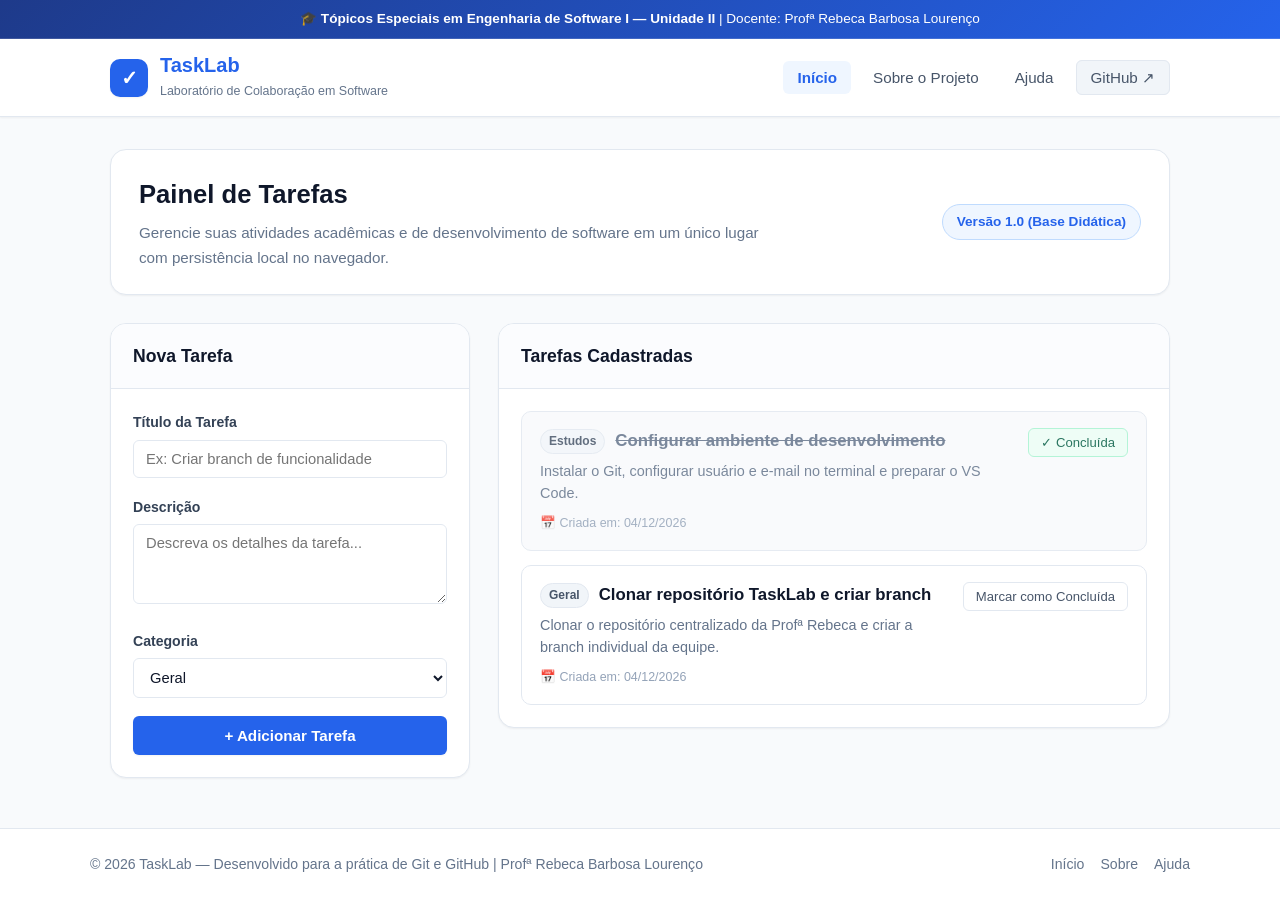
<file: index.html>
<!DOCTYPE html>
<html lang="pt-BR">
<head>
    <meta charset="UTF-8">
    <meta name="viewport" content="width=device-width, initial-scale=1.0">
    <title>TaskLab — Gerenciador de Tarefas</title>
    <!-- Folhas de Estilo -->
    <link rel="stylesheet" href="css/style.css">
    <link rel="stylesheet" href="css/responsive.css">
</head>
<body>

    <!-- Faixa Informativa Acadêmica -->
    <div class="lab-banner">
        <span>🎓 <strong>Tópicos Especiais em Engenharia de Software I — Unidade II</strong> | Docente: Profª Rebeca Barbosa Lourenço</span>
    </div>

    <!-- Cabeçalho Principal e Navegação -->
    <header class="main-header">
        <div class="header-container">
            <a href="index.html" class="brand">
                <div class="brand-icon">✓</div>
                <div>
                    <h1 class="brand-title">TaskLab</h1>
                    <span class="brand-subtitle">Laboratório de Colaboração em Software</span>
                </div>
            </a>
            <nav>
                <ul class="nav-links">
                    <li><a href="index.html" class="nav-link active">Início</a></li>
                    <li><a href="pages/sobre.html" class="nav-link">Sobre o Projeto</a></li>
                    <li><a href="pages/ajuda.html" class="nav-link">Ajuda</a></li>
                    <li><a href="https://github.com/Rebecabl/tasklab-git-github" target="_blank" rel="noopener noreferrer" class="nav-link nav-link-btn">GitHub ↗</a></li>
                </ul>
            </nav>
        </div>
    </header>

    <!-- Conteúdo Principal -->
    <main class="main-container">
        <!-- Banner de Boas-Vindas -->
        <section class="hero-section">
            <div class="hero-text">
                <h1>Painel de Tarefas</h1>
                <p>Gerencie suas atividades acadêmicas e de desenvolvimento de software em um único lugar com persistência local no navegador.</p>
            </div>
            <div class="hero-badge">
                <span>Versão 1.0 (Base Didática)</span>
            </div>
        </section>

        <!-- Grade de Conteúdo: Formulário + Lista de Tarefas -->
        <div class="content-grid">
            <!-- Coluna 1: Formulário de Cadastro -->
            <section class="card" aria-labelledby="titulo-card-form">
                <div class="card-header">
                    <h2 id="titulo-card-form" class="card-title">Nova Tarefa</h2>
                </div>
                <div class="card-body">
                    <form id="form-tarefa">
                        <div class="form-group">
                            <label for="titulo-tarefa" class="form-label">Título da Tarefa</label>
                            <input type="text" id="titulo-tarefa" class="form-input" placeholder="Ex: Criar branch de funcionalidade" required>
                        </div>

                        <div class="form-group">
                            <label for="descricao-tarefa" class="form-label">Descrição</label>
                            <textarea id="descricao-tarefa" class="form-textarea" placeholder="Descreva os detalhes da tarefa..."></textarea>
                        </div>

                        <div class="form-group">
                            <label for="categoria-tarefa" class="form-label">Categoria</label>
                            <select id="categoria-tarefa" class="form-select">
                                <option value="Geral">Geral</option>
                                <option value="Estudos">Estudos</option>
                                <option value="Desenvolvimento">Desenvolvimento</option>
                                <option value="Git & GitHub">Git & GitHub</option>
                            </select>
                        </div>

                        <button type="submit" class="btn-primary" id="btn-salvar-tarefa">
                            <span>+ Adicionar Tarefa</span>
                        </button>
                    </form>
                </div>
            </section>

            <!-- Coluna 2: Listagem de Tarefas -->
            <section class="card" aria-labelledby="titulo-card-lista">
                <div class="card-header">
                    <h2 id="titulo-card-lista" class="card-title">Tarefas Cadastradas</h2>
                </div>
                <div class="card-body">
                    <!-- Lista dinâmica de tarefas -->
                    <div id="lista-tarefas" class="tasks-container">
                        <!-- Itens renderizados via JavaScript (app.js) -->
                    </div>

                    <!-- Estado Vazio (exibido quando não houver tarefas) -->
                    <div id="estado-vazio" class="empty-state" style="display: none;">
                        <div class="empty-state-icon">📋</div>
                        <h3>Nenhuma tarefa cadastrada</h3>
                        <p>Preencha o formulário ao lado para cadastrar sua primeira atividade.</p>
                    </div>
                </div>
            </section>
        </div>
    </main>

    <!-- Rodapé -->
    <footer class="main-footer">
        <div class="footer-container">
            <p>&copy; 2026 TaskLab — Desenvolvido para a prática de Git e GitHub | Profª Rebeca Barbosa Lourenço</p>
            <div class="footer-links">
                <a href="index.html">Início</a>
                <a href="pages/sobre.html">Sobre</a>
                <a href="pages/ajuda.html">Ajuda</a>
            </div>
        </div>
    </footer>

    <!-- Scripts da Aplicação (Ordem de Dependência: Storage -> Tarefas -> App) -->
    <script src="js/storage.js"></script>
    <script src="js/tarefas.js"></script>
    <script src="js/app.js"></script>
</body>
</html>
</file>
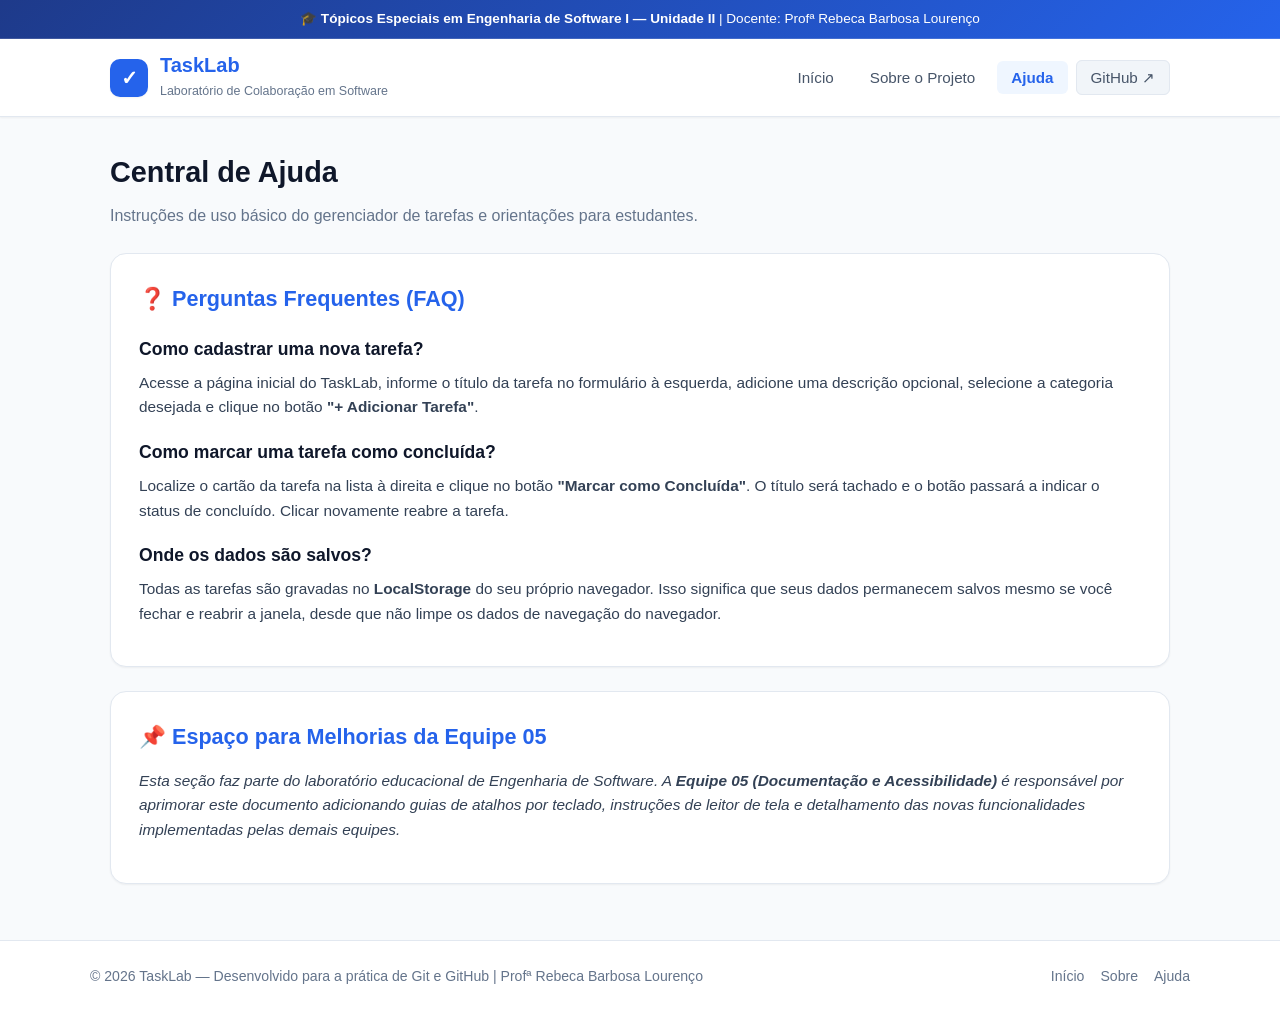
<file: pages/ajuda.html>
<!DOCTYPE html>
<html lang="pt-BR">
<head>
    <meta charset="UTF-8">
    <meta name="viewport" content="width=device-width, initial-scale=1.0">
    <title>Ajuda e Instruções — TaskLab</title>
    <!-- Folhas de Estilo -->
    <link rel="stylesheet" href="../css/style.css">
    <link rel="stylesheet" href="../css/responsive.css">
</head>
<body>

    <!-- Faixa Informativa Acadêmica -->
    <div class="lab-banner">
        <span>🎓 <strong>Tópicos Especiais em Engenharia de Software I — Unidade II</strong> | Docente: Profª Rebeca Barbosa Lourenço</span>
    </div>

    <!-- Cabeçalho Principal e Navegação -->
    <header class="main-header">
        <div class="header-container">
            <a href="../index.html" class="brand">
                <div class="brand-icon">✓</div>
                <div>
                    <h1 class="brand-title">TaskLab</h1>
                    <span class="brand-subtitle">Laboratório de Colaboração em Software</span>
                </div>
            </a>
            <nav>
                <ul class="nav-links">
                    <li><a href="../index.html" class="nav-link">Início</a></li>
                    <li><a href="sobre.html" class="nav-link">Sobre o Projeto</a></li>
                    <li><a href="ajuda.html" class="nav-link active">Ajuda</a></li>
                    <li><a href="https://github.com/Rebecabl/tasklab-git-github" target="_blank" rel="noopener noreferrer" class="nav-link nav-link-btn">GitHub ↗</a></li>
                </ul>
            </nav>
        </div>
    </header>

    <!-- Conteúdo Principal -->
    <main class="main-container">
        <div class="page-header">
            <h1 class="page-title">Central de Ajuda</h1>
            <p class="page-subtitle">Instruções de uso básico do gerenciador de tarefas e orientações para estudantes.</p>
        </div>

        <article class="info-card">
            <h2>❓ Perguntas Frequentes (FAQ)</h2>
            
            <h3>Como cadastrar uma nova tarefa?</h3>
            <p>
                Acesse a página inicial do TaskLab, informe o título da tarefa no formulário à esquerda, 
                adicione uma descrição opcional, selecione a categoria desejada e clique no botão <strong>"+ Adicionar Tarefa"</strong>.
            </p>

            <h3>Como marcar uma tarefa como concluída?</h3>
            <p>
                Localize o cartão da tarefa na lista à direita e clique no botão <strong>"Marcar como Concluída"</strong>. 
                O título será tachado e o botão passará a indicar o status de concluído. Clicar novamente reabre a tarefa.
            </p>

            <h3>Onde os dados são salvos?</h3>
            <p>
                Todas as tarefas são gravadas no <strong>LocalStorage</strong> do seu próprio navegador. Isso significa que seus dados 
                permanecem salvos mesmo se você fechar e reabrir a janela, desde que não limpe os dados de navegação do navegador.
            </p>
        </article>

        <article class="info-card">
            <h2>📌 Espaço para Melhorias da Equipe 05</h2>
            <p>
                <em>Esta seção faz parte do laboratório educacional de Engenharia de Software. A <strong>Equipe 05 (Documentação e Acessibilidade)</strong> é responsável por aprimorar este documento adicionando guias de atalhos por teclado, instruções de leitor de tela e detalhamento das novas funcionalidades implementadas pelas demais equipes.</em>
            </p>
        </article>
    </main>

    <!-- Rodapé -->
    <footer class="main-footer">
        <div class="footer-container">
            <p>&copy; 2026 TaskLab — Desenvolvido para a prática de Git e GitHub | Profª Rebeca Barbosa Lourenço</p>
            <div class="footer-links">
                <a href="../index.html">Início</a>
                <a href="sobre.html">Sobre</a>
                <a href="ajuda.html">Ajuda</a>
            </div>
        </div>
    </footer>

</body>
</html>
</file>
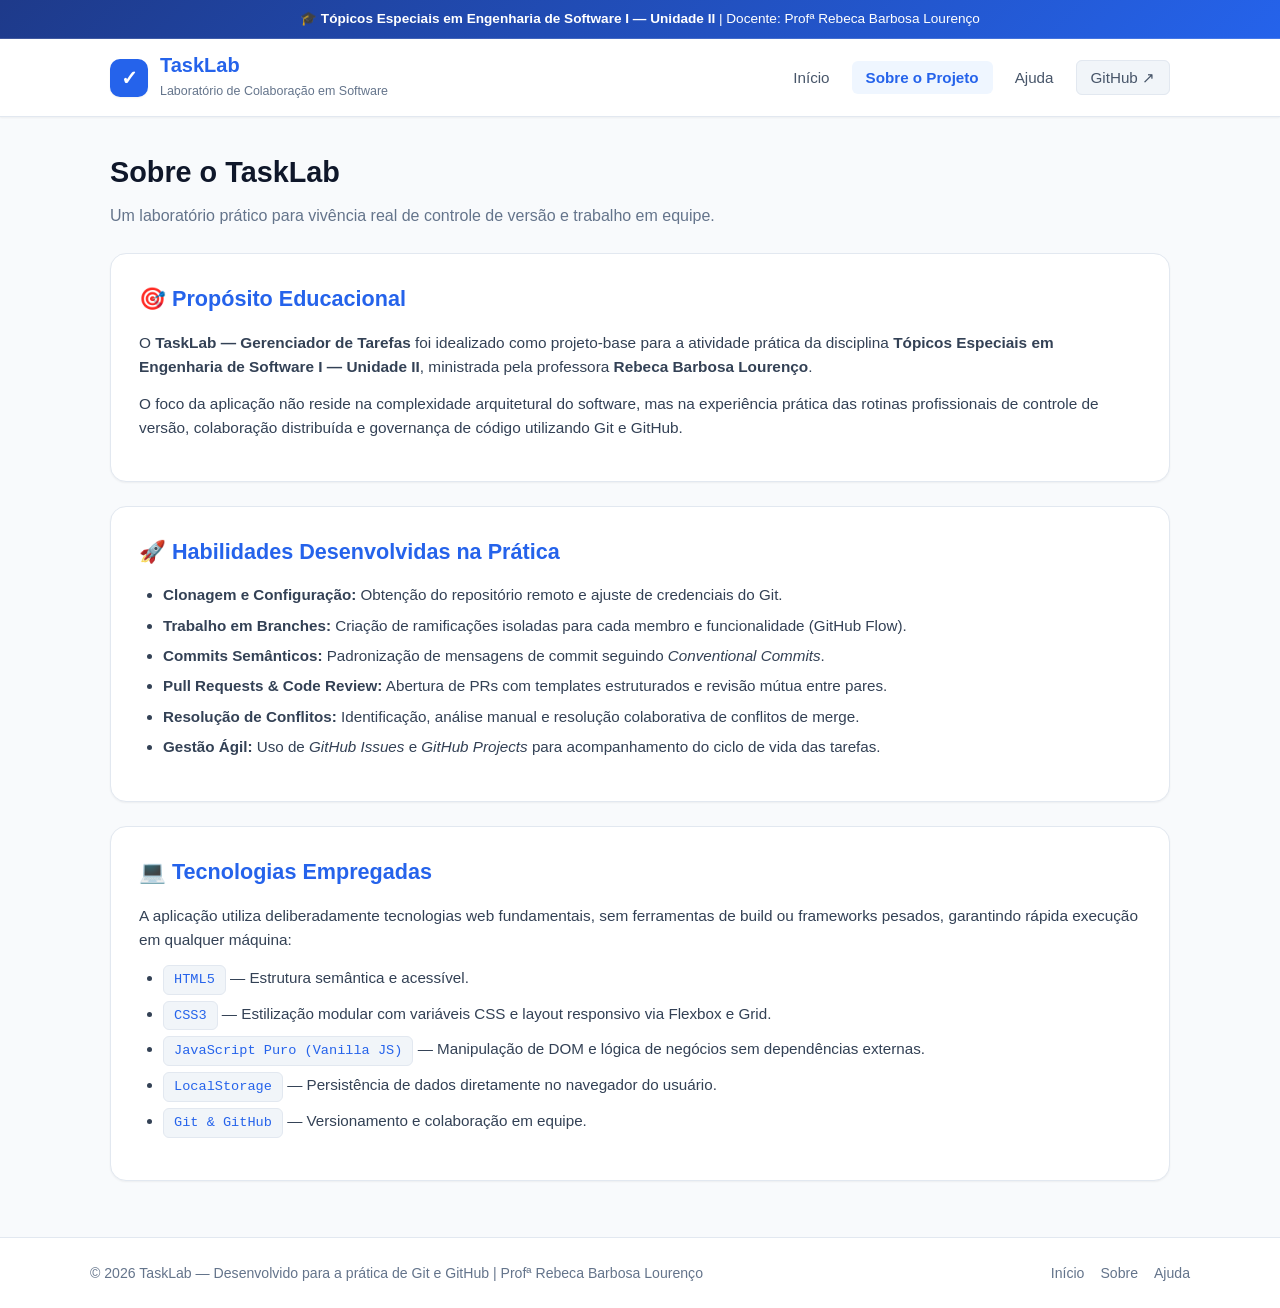
<file: pages/sobre.html>
<!DOCTYPE html>
<html lang="pt-BR">
<head>
    <meta charset="UTF-8">
    <meta name="viewport" content="width=device-width, initial-scale=1.0">
    <title>Sobre o Projeto — TaskLab</title>
    <!-- Folhas de Estilo -->
    <link rel="stylesheet" href="../css/style.css">
    <link rel="stylesheet" href="../css/responsive.css">
</head>
<body>

    <!-- Faixa Informativa Acadêmica -->
    <div class="lab-banner">
        <span>🎓 <strong>Tópicos Especiais em Engenharia de Software I — Unidade II</strong> | Docente: Profª Rebeca Barbosa Lourenço</span>
    </div>

    <!-- Cabeçalho Principal e Navegação -->
    <header class="main-header">
        <div class="header-container">
            <a href="../index.html" class="brand">
                <div class="brand-icon">✓</div>
                <div>
                    <h1 class="brand-title">TaskLab</h1>
                    <span class="brand-subtitle">Laboratório de Colaboração em Software</span>
                </div>
            </a>
            <nav>
                <ul class="nav-links">
                    <li><a href="../index.html" class="nav-link">Início</a></li>
                    <li><a href="sobre.html" class="nav-link active">Sobre o Projeto</a></li>
                    <li><a href="ajuda.html" class="nav-link">Ajuda</a></li>
                    <li><a href="https://github.com/Rebecabl/tasklab-git-github" target="_blank" rel="noopener noreferrer" class="nav-link nav-link-btn">GitHub ↗</a></li>
                </ul>
            </nav>
        </div>
    </header>

    <!-- Conteúdo Principal -->
    <main class="main-container">
        <div class="page-header">
            <h1 class="page-title">Sobre o TaskLab</h1>
            <p class="page-subtitle">Um laboratório prático para vivência real de controle de versão e trabalho em equipe.</p>
        </div>

        <article class="info-card">
            <h2>🎯 Propósito Educacional</h2>
            <p>
                O <strong>TaskLab — Gerenciador de Tarefas</strong> foi idealizado como projeto-base para a atividade prática da disciplina 
                <strong>Tópicos Especiais em Engenharia de Software I — Unidade II</strong>, ministrada pela professora <strong>Rebeca Barbosa Lourenço</strong>.
            </p>
            <p>
                O foco da aplicação não reside na complexidade arquitetural do software, mas na experiência prática das rotinas profissionais 
                de controle de versão, colaboração distribuída e governança de código utilizando Git e GitHub.
            </p>
        </article>

        <article class="info-card">
            <h2>🚀 Habilidades Desenvolvidas na Prática</h2>
            <ul>
                <li><strong>Clonagem e Configuração:</strong> Obtenção do repositório remoto e ajuste de credenciais do Git.</li>
                <li><strong>Trabalho em Branches:</strong> Criação de ramificações isoladas para cada membro e funcionalidade (GitHub Flow).</li>
                <li><strong>Commits Semânticos:</strong> Padronização de mensagens de commit seguindo <em>Conventional Commits</em>.</li>
                <li><strong>Pull Requests & Code Review:</strong> Abertura de PRs com templates estruturados e revisão mútua entre pares.</li>
                <li><strong>Resolução de Conflitos:</strong> Identificação, análise manual e resolução colaborativa de conflitos de merge.</li>
                <li><strong>Gestão Ágil:</strong> Uso de <em>GitHub Issues</em> e <em>GitHub Projects</em> para acompanhamento do ciclo de vida das tarefas.</li>
            </ul>
        </article>

        <article class="info-card">
            <h2>💻 Tecnologias Empregadas</h2>
            <p>
                A aplicação utiliza deliberadamente tecnologias web fundamentais, sem ferramentas de build ou frameworks pesados, garantindo rápida execução em qualquer máquina:
            </p>
            <ul>
                <li><span class="info-tag">HTML5</span> — Estrutura semântica e acessível.</li>
                <li><span class="info-tag">CSS3</span> — Estilização modular com variáveis CSS e layout responsivo via Flexbox e Grid.</li>
                <li><span class="info-tag">JavaScript Puro (Vanilla JS)</span> — Manipulação de DOM e lógica de negócios sem dependências externas.</li>
                <li><span class="info-tag">LocalStorage</span> — Persistência de dados diretamente no navegador do usuário.</li>
                <li><span class="info-tag">Git & GitHub</span> — Versionamento e colaboração em equipe.</li>
            </ul>
        </article>
    </main>

    <!-- Rodapé -->
    <footer class="main-footer">
        <div class="footer-container">
            <p>&copy; 2026 TaskLab — Desenvolvido para a prática de Git e GitHub | Profª Rebeca Barbosa Lourenço</p>
            <div class="footer-links">
                <a href="../index.html">Início</a>
                <a href="sobre.html">Sobre</a>
                <a href="ajuda.html">Ajuda</a>
            </div>
        </div>
    </footer>

</body>
</html>
</file>
<file: css/style.css>
/* ==========================================================================
   TaskLab — Gerenciador de Tarefas
   Laboratório Prático de Git e GitHub
   Disciplina: Tópicos Especiais em Engenharia de Software I — Unidade II
   Docente: Profª Rebeca Barbosa Lourenço
   Estilo Principal: style.css
   ========================================================================== */

/* --- Variáveis de Tema --- */
:root {
    --primary: #2563eb;
    --primary-hover: #1d4ed8;
    --primary-light: #eff6ff;
    --secondary: #475569;
    --secondary-hover: #334155;
    
    --bg-page: #f8fafc;
    --bg-card: #ffffff;
    --bg-alt: #f1f5f9;
    
    --text-main: #0f172a;
    --text-muted: #64748b;
    --text-light: #ffffff;
    
    --border-color: #e2e8f0;
    --border-focus: #3b82f6;
    
    --success: #10b981;
    --success-light: #ecfdf5;
    --warning: #f59e0b;
    --danger: #ef4444;
    
    --radius-sm: 6px;
    --radius-md: 10px;
    --radius-lg: 16px;
    
    --shadow-sm: 0 1px 2px 0 rgba(0, 0, 0, 0.05);
    --shadow-md: 0 4px 6px -1px rgba(0, 0, 0, 0.08), 0 2px 4px -2px rgba(0, 0, 0, 0.05);
    --shadow-lg: 0 10px 15px -3px rgba(0, 0, 0, 0.08), 0 4px 6px -4px rgba(0, 0, 0, 0.04);
    
    --font-family: -apple-system, BlinkMacSystemFont, "Segoe UI", Roboto, Helvetica, Arial, sans-serif;
    --transition: all 0.2s ease-in-out;
}

/* --- Reset e Configurações Globais --- */
*, *::before, *::after {
    box-sizing: border-box;
    margin: 0;
    padding: 0;
}

body {
    font-family: var(--font-family);
    background-color: var(--bg-page);
    color: var(--text-main);
    line-height: 1.6;
    min-height: 100vh;
    display: flex;
    flex-direction: column;
}

/* --- Banner de Contexto da Disciplina --- */
.lab-banner {
    background: linear-gradient(135deg, #1e3a8a, #2563eb);
    color: var(--text-light);
    padding: 8px 16px;
    font-size: 0.85rem;
    text-align: center;
    border-bottom: 1px solid rgba(255, 255, 255, 0.15);
}

.lab-banner strong {
    font-weight: 600;
}

/* --- Header e Barra de Navegação --- */
.main-header {
    background-color: var(--bg-card);
    border-bottom: 1px solid var(--border-color);
    box-shadow: var(--shadow-sm);
    position: sticky;
    top: 0;
    z-index: 100;
}

.header-container {
    max-width: 1100px;
    margin: 0 auto;
    padding: 14px 20px;
    display: flex;
    justify-content: space-between;
    align-items: center;
}

.brand {
    display: flex;
    align-items: center;
    gap: 12px;
    text-decoration: none;
    color: var(--text-main);
}

.brand-icon {
    width: 38px;
    height: 38px;
    background-color: var(--primary);
    color: var(--text-light);
    border-radius: var(--radius-md);
    display: flex;
    align-items: center;
    justify-content: center;
    font-size: 1.25rem;
    font-weight: bold;
    box-shadow: var(--shadow-sm);
}

.brand-title {
    font-size: 1.25rem;
    font-weight: 700;
    color: var(--primary);
    line-height: 1.2;
}

.brand-subtitle {
    font-size: 0.78rem;
    color: var(--text-muted);
    font-weight: 400;
}

.nav-links {
    display: flex;
    list-style: none;
    gap: 8px;
    align-items: center;
}

.nav-link {
    text-decoration: none;
    color: var(--secondary);
    font-weight: 500;
    font-size: 0.95rem;
    padding: 8px 14px;
    border-radius: var(--radius-sm);
    transition: var(--transition);
}

.nav-link:hover {
    color: var(--primary);
    background-color: var(--primary-light);
}

.nav-link.active {
    color: var(--primary);
    background-color: var(--primary-light);
    font-weight: 600;
}

.nav-link-btn {
    background-color: var(--bg-alt);
    border: 1px solid var(--border-color);
}

/* --- Container Principal --- */
.main-container {
    max-width: 1100px;
    margin: 32px auto;
    padding: 0 20px;
    flex: 1;
    width: 100%;
}

/* --- Seção de Boas-vindas / Hero --- */
.hero-section {
    background-color: var(--bg-card);
    border-radius: var(--radius-lg);
    border: 1px solid var(--border-color);
    padding: 24px 28px;
    margin-bottom: 28px;
    box-shadow: var(--shadow-sm);
    display: flex;
    justify-content: space-between;
    align-items: center;
    flex-wrap: wrap;
    gap: 16px;
}

.hero-text h1 {
    font-size: 1.6rem;
    color: var(--text-main);
    margin-bottom: 6px;
}

.hero-text p {
    color: var(--text-muted);
    font-size: 0.95rem;
    max-width: 650px;
}

.hero-badge {
    background-color: var(--primary-light);
    color: var(--primary);
    padding: 6px 14px;
    border-radius: 9999px;
    font-size: 0.85rem;
    font-weight: 600;
    border: 1px solid #bfdbfe;
    display: inline-flex;
    align-items: center;
    gap: 6px;
}

/* --- Layout em Grade (Formulário + Lista) --- */
.content-grid {
    display: grid;
    grid-template-columns: 360px 1fr;
    gap: 28px;
    align-items: start;
}

/* --- Cartões Globais --- */
.card {
    background-color: var(--bg-card);
    border-radius: var(--radius-lg);
    border: 1px solid var(--border-color);
    box-shadow: var(--shadow-sm);
    overflow: hidden;
}

.card-header {
    padding: 18px 22px;
    border-bottom: 1px solid var(--border-color);
    background-color: #fbfcfe;
    display: flex;
    justify-content: space-between;
    align-items: center;
}

.card-title {
    font-size: 1.1rem;
    font-weight: 600;
    color: var(--text-main);
}

.card-body {
    padding: 22px;
}

/* --- Formulário de Cadastro de Tarefas --- */
.form-group {
    margin-bottom: 18px;
}

.form-label {
    display: block;
    font-size: 0.88rem;
    font-weight: 600;
    color: var(--secondary-hover);
    margin-bottom: 6px;
}

.form-input,
.form-textarea,
.form-select {
    width: 100%;
    padding: 10px 12px;
    font-size: 0.92rem;
    font-family: inherit;
    border: 1px solid var(--border-color);
    border-radius: var(--radius-sm);
    background-color: #fff;
    color: var(--text-main);
    transition: var(--transition);
}

.form-textarea {
    resize: vertical;
    min-height: 80px;
}

.form-input:focus,
.form-textarea:focus,
.form-select:focus {
    outline: none;
    border-color: var(--border-focus);
    box-shadow: 0 0 0 3px rgba(59, 130, 246, 0.15);
}

.btn-primary {
    display: inline-flex;
    justify-content: center;
    align-items: center;
    gap: 8px;
    width: 100%;
    padding: 11px 18px;
    background-color: var(--primary);
    color: var(--text-light);
    border: none;
    border-radius: var(--radius-sm);
    font-size: 0.95rem;
    font-weight: 600;
    cursor: pointer;
    transition: var(--transition);
    box-shadow: var(--shadow-sm);
}

.btn-primary:hover {
    background-color: var(--primary-hover);
    transform: translateY(-1px);
}

.btn-primary:active {
    transform: translateY(0);
}

/* --- Lista de Tarefas --- */
.tasks-container {
    display: flex;
    flex-direction: column;
    gap: 14px;
}

.task-item {
    background-color: var(--bg-card);
    border: 1px solid var(--border-color);
    border-radius: var(--radius-md);
    padding: 16px 18px;
    display: flex;
    justify-content: space-between;
    align-items: flex-start;
    gap: 14px;
    transition: var(--transition);
}

.task-item:hover {
    border-color: #cbd5e1;
    box-shadow: var(--shadow-sm);
}

.task-item.completed {
    background-color: #f8fafc;
    border-color: #e2e8f0;
    opacity: 0.85;
}

.task-main {
    flex: 1;
}

.task-header-row {
    display: flex;
    align-items: center;
    gap: 10px;
    margin-bottom: 6px;
    flex-wrap: wrap;
}

.task-title {
    font-size: 1.05rem;
    font-weight: 600;
    color: var(--text-main);
    word-break: break-word;
}

.task-item.completed .task-title {
    text-decoration: line-through;
    color: var(--text-muted);
}

.task-badge {
    font-size: 0.75rem;
    font-weight: 600;
    padding: 2px 8px;
    border-radius: 9999px;
    background-color: var(--bg-alt);
    color: var(--secondary);
    border: 1px solid var(--border-color);
}

.task-description {
    font-size: 0.9rem;
    color: var(--text-muted);
    margin-bottom: 10px;
    line-height: 1.5;
    word-break: break-word;
}

.task-footer-info {
    font-size: 0.78rem;
    color: #94a3b8;
    display: flex;
    gap: 12px;
}

.task-actions {
    display: flex;
    align-items: center;
    gap: 8px;
}

.btn-toggle-status {
    padding: 6px 12px;
    font-size: 0.82rem;
    font-weight: 500;
    border: 1px solid var(--border-color);
    border-radius: var(--radius-sm);
    background-color: #ffffff;
    color: var(--secondary);
    cursor: pointer;
    transition: var(--transition);
    white-space: nowrap;
}

.btn-toggle-status:hover {
    border-color: var(--primary);
    color: var(--primary);
    background-color: var(--primary-light);
}

.task-item.completed .btn-toggle-status {
    background-color: var(--success-light);
    color: #065f46;
    border-color: #a7f3d0;
}

.task-item.completed .btn-toggle-status:hover {
    background-color: #fee2e2;
    color: #991b1b;
    border-color: #fecaca;
}

/* --- Estado Vazio (Empty State) --- */
.empty-state {
    text-align: center;
    padding: 40px 20px;
    color: var(--text-muted);
}

.empty-state-icon {
    font-size: 2.8rem;
    margin-bottom: 12px;
    display: inline-block;
    color: #cbd5e1;
}

.empty-state h3 {
    font-size: 1.15rem;
    color: var(--text-main);
    margin-bottom: 6px;
}

.empty-state p {
    font-size: 0.9rem;
}

/* --- Páginas Institucionais (Sobre e Ajuda) --- */
.page-header {
    margin-bottom: 24px;
}

.page-title {
    font-size: 1.8rem;
    color: var(--text-main);
    margin-bottom: 8px;
}

.page-subtitle {
    font-size: 1rem;
    color: var(--text-muted);
}

.info-card {
    background-color: var(--bg-card);
    border: 1px solid var(--border-color);
    border-radius: var(--radius-lg);
    padding: 28px;
    margin-bottom: 24px;
    box-shadow: var(--shadow-sm);
}

.info-card h2 {
    font-size: 1.35rem;
    color: var(--primary);
    margin-bottom: 14px;
    display: flex;
    align-items: center;
    gap: 8px;
}

.info-card h3 {
    font-size: 1.1rem;
    color: var(--text-main);
    margin: 18px 0 8px 0;
}

.info-card p {
    color: var(--secondary-hover);
    margin-bottom: 12px;
    font-size: 0.96rem;
}

.info-card ul, .info-card ol {
    margin-left: 24px;
    margin-bottom: 14px;
    color: var(--secondary-hover);
}

.info-card li {
    margin-bottom: 6px;
    font-size: 0.95rem;
}

.info-tag {
    display: inline-block;
    background-color: var(--bg-alt);
    border: 1px solid var(--border-color);
    padding: 3px 10px;
    border-radius: var(--radius-sm);
    font-size: 0.85rem;
    font-family: monospace;
    color: var(--primary);
}

/* --- Rodapé --- */
.main-footer {
    background-color: var(--bg-card);
    border-top: 1px solid var(--border-color);
    padding: 24px 20px;
    margin-top: auto;
    font-size: 0.88rem;
    color: var(--text-muted);
}

.footer-container {
    max-width: 1100px;
    margin: 0 auto;
    display: flex;
    justify-content: space-between;
    align-items: center;
    flex-wrap: wrap;
    gap: 12px;
}

.footer-links {
    display: flex;
    gap: 16px;
}

.footer-links a {
    color: var(--text-muted);
    text-decoration: none;
    transition: var(--transition);
}

.footer-links a:hover {
    color: var(--primary);
}
</file>
<file: css/responsive.css>
/* ==========================================================================
   TaskLab — Gerenciador de Tarefas
   Laboratório Prático de Git e GitHub
   Estilos Responsivos: responsive.css
   ========================================================================== */

/* Dispositivos Médios (Tablets e telas menores que 900px) */
@media (max-width: 900px) {
    .content-grid {
        grid-template-columns: 1fr;
        gap: 24px;
    }

    .hero-section {
        flex-direction: column;
        align-items: flex-start;
    }

    .hero-badge {
        align-self: flex-start;
    }
}

/* Dispositivos Pequenos (Celulares e telas menores que 640px) */
@media (max-width: 640px) {
    .header-container {
        flex-direction: column;
        gap: 12px;
        align-items: flex-start;
    }

    .nav-links {
        width: 100%;
        justify-content: flex-start;
        overflow-x: auto;
        padding-bottom: 4px;
    }

    .nav-link {
        padding: 6px 10px;
        font-size: 0.88rem;
    }

    .main-container {
        margin: 16px auto;
        padding: 0 14px;
    }

    .card-body,
    .card-header {
        padding: 16px;
    }

    .task-item {
        flex-direction: column;
        align-items: stretch;
        gap: 12px;
    }

    .task-actions {
        justify-content: flex-end;
    }

    .btn-toggle-status {
        width: 100%;
        text-align: center;
    }

    .footer-container {
        flex-direction: column;
        text-align: center;
        gap: 16px;
    }

    .footer-links {
        justify-content: center;
    }
}
</file>
